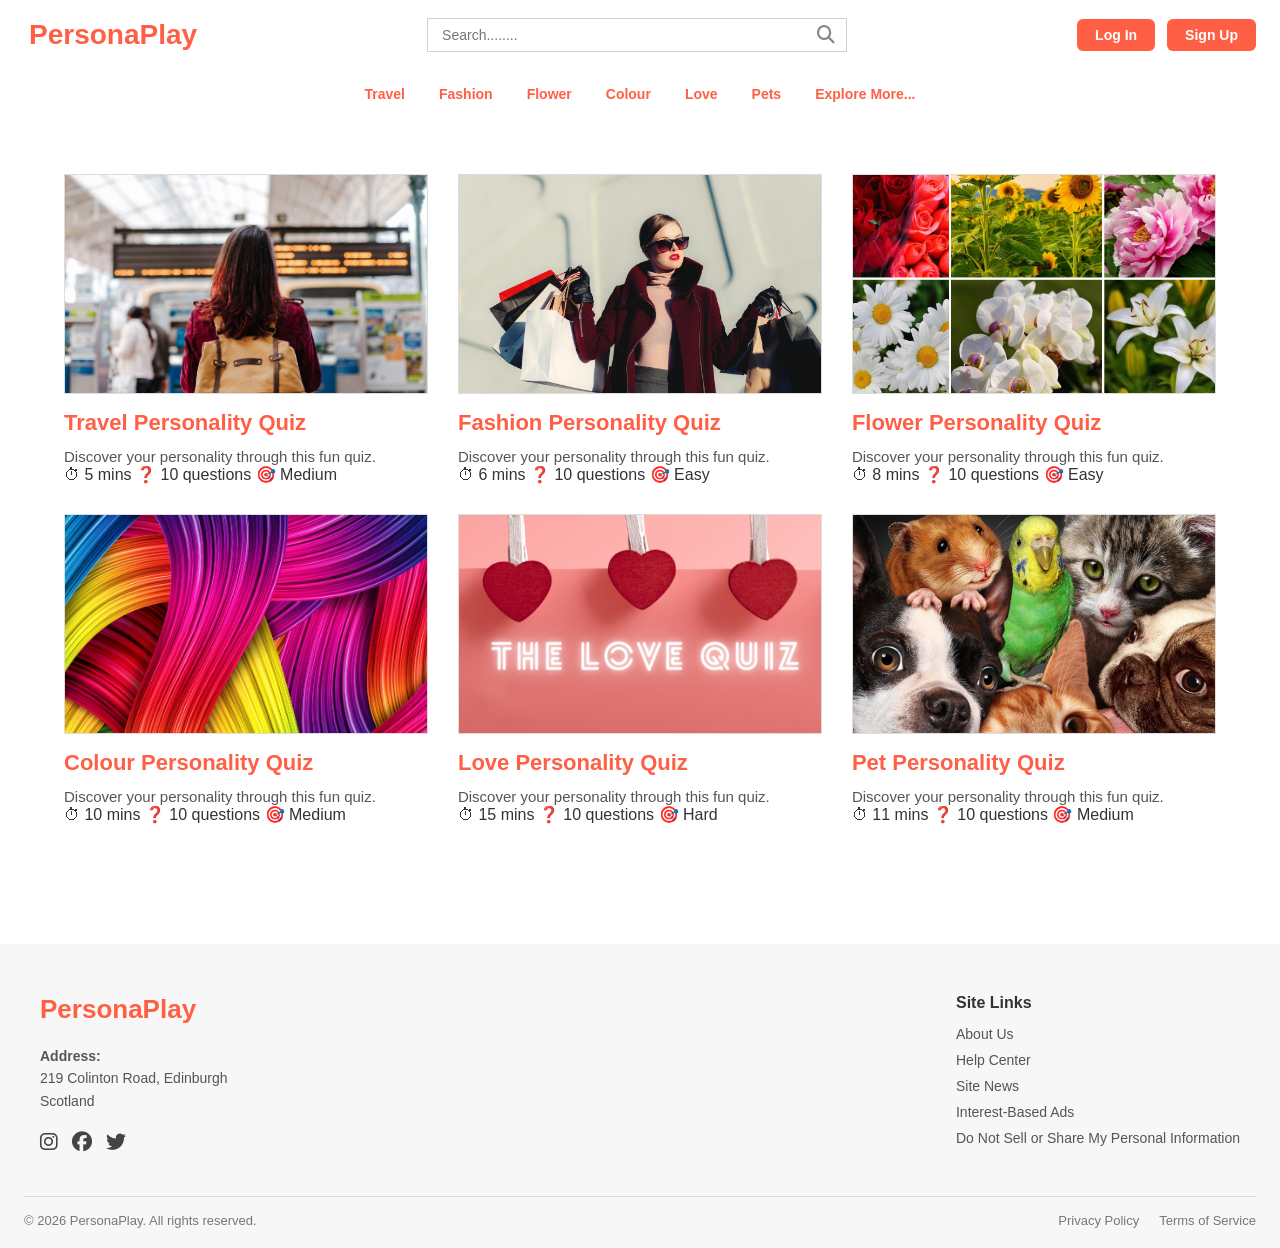
<file: index.html>
<!DOCTYPE html>
<html lang="en">
<head>
  <meta charset="UTF-8" />
  <meta name="viewport" content="width=device-width, initial-scale=1.0" />
  <title>Home Page</title>
  <link rel="stylesheet" href="css/style.css" />
  <link rel="stylesheet" href="https://cdnjs.cloudflare.com/ajax/libs/font-awesome/6.5.0/css/all.min.css">
  <script src="JS/quiz_list.js"></script>
  <script src="JS/script.js" defer></script>
  <script src="JS/navbar.js"></script>
</head>
<body>

  <header class="header">
    <div class="topbar">
      <a href="index.html" class="logo">PersonaPlay</a>

      <div class="search-box">
        <input type="text" id="searchInput" placeholder="Search........" />
        <button type="submit">
        <i class="fa fa-search"></i>
        </button>
      </div>

      <div class="auth-buttons" id="authButtons">
      </div>
    </div>

    <nav class="navbar">
      <a href="instruction.html?quiz=travel">Travel</a>
      <a href="instruction.html?quiz=fashion">Fashion</a>
      <a href="instruction.html?quiz=flower">Flower</a>
      <a href="instruction.html?quiz=colour">Colour</a>
      <a href="instruction.html?quiz=love">Love</a>
      <a href="instruction.html?quiz=pets">Pets</a>
      <a href="#">Explore More...</a>
    </nav>
  </header>

  <main class="games-section">
    <div class="games-grid" id="gamesGrid"></div>
  </main>

  <footer class="footer">
    <div class="footer-container">
      <div class="footer-left">
        <h2 class="footer-logo">PersonaPlay</h2>

        <p class="address">
          <strong>Address:</strong><br>
          219 Colinton Road, Edinburgh<br>
          Scotland
        </p>

        <div class="social-icons">
          <i class="fab fa-instagram"></i>
          <i class="fab fa-facebook"></i>
          <i class="fab fa-twitter"></i>
        </div>
      </div>

      <div class="footer-links">
        <div class="footer-column">
          <h4>Site Links</h4>
          <a href="#">About Us</a>
          <a href="#">Help Center</a>
          <a href="#">Site News</a>
          <a href="#">Interest-Based Ads</a>
          <a href="#">Do Not Sell or Share My Personal Information</a>
        </div>
      </div>
    </div>

    <div class="footer-bottom">
      <p>© 2026 PersonaPlay. All rights reserved.</p>
      <div class="footer-bottom-links">
        <a href="#">Privacy Policy</a>
        <a href="#">Terms of Service</a>
      </div>
    </div>
  </footer>

</body>
</html>
</file>
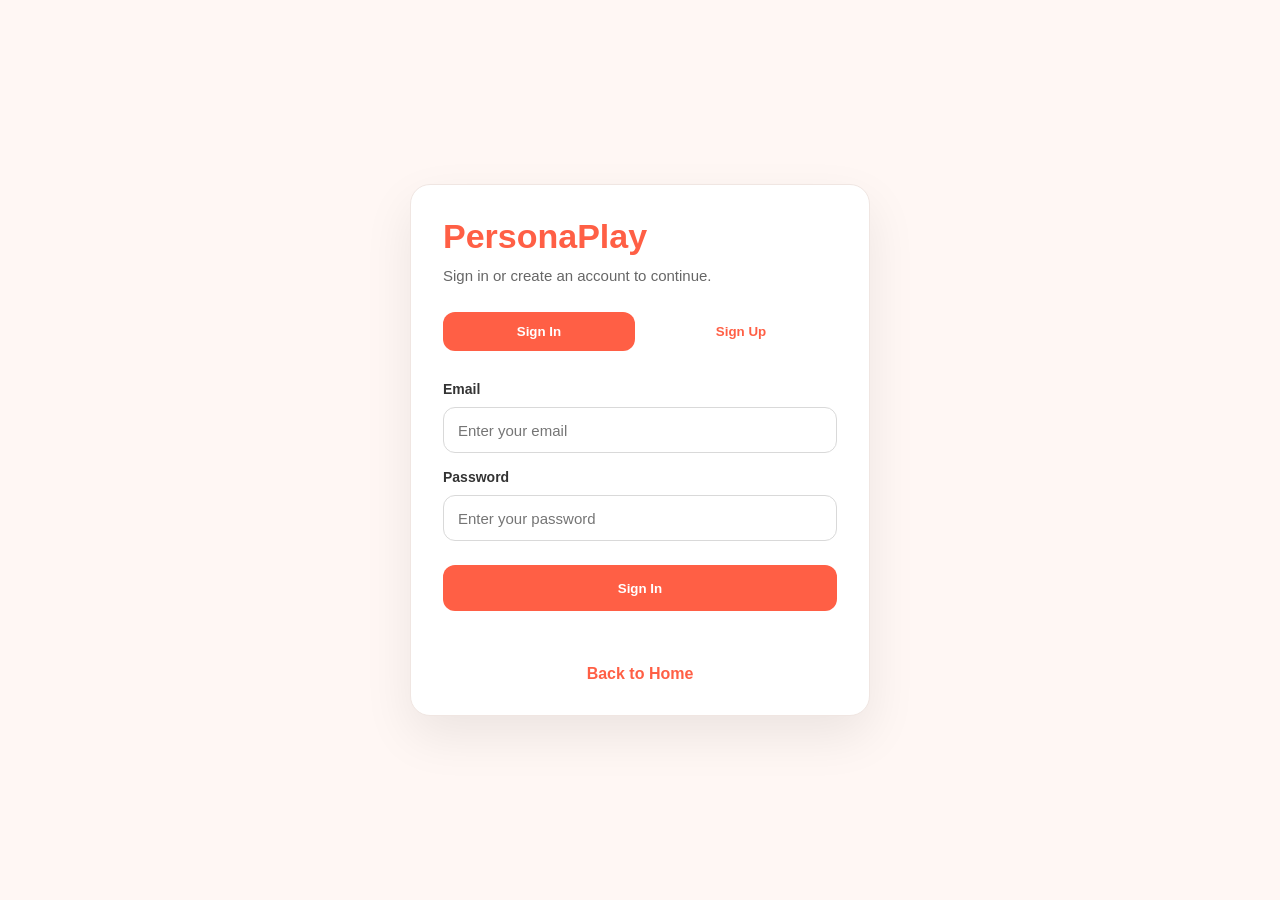
<file: auth.html>
<!DOCTYPE html>
<html lang="en">
<head>
  <meta charset="UTF-8" />
  <meta name="viewport" content="width=device-width, initial-scale=1.0" />
  <title>Sign In / Sign Up</title>
  <link rel="stylesheet" href="css/style.css" />
  <link rel="stylesheet" href="css/auth.css" />
  <script src="JS/auth.js" defer></script>
</head>
<body class="auth-page">

  <main class="auth-shell">
    <section class="auth-card">
      <div class="auth-brand">
        <h1>PersonaPlay</h1>
        <p>Sign in or create an account to continue.</p>
      </div>

      <div class="auth-tabs">
        <button id="signinTab" class="auth-tab active" type="button">Sign In</button>
        <button id="signupTab" class="auth-tab" type="button">Sign Up</button>
      </div>

      <form id="signinForm" class="auth-form">
        <label>Email</label>
        <input type="email" id="signinEmail" placeholder="Enter your email" required />

        <label>Password</label>
        <input type="password" id="signinPassword" placeholder="Enter your password" required />

        <button type="submit" class="auth-button">Sign In</button>
        <p class="auth-message" id="signinMessage"></p>
      </form>

      <form id="signupForm" class="auth-form hidden">
        <label>Name</label>
        <input type="text" id="signupName" placeholder="Enter your name" required />

        <label>Email</label>
        <input type="email" id="signupEmail" placeholder="Enter your email" required />

        <label>Password</label>
        <input type="password" id="signupPassword" placeholder="Create a password" required />

        <button type="submit" class="auth-button">Sign Up</button>
        <p class="auth-message" id="signupMessage"></p>
      </form>

      <div class="auth-footer">
        <a href="index.html">Back to Home</a>
      </div>
    </section>
  </main>

</body>
</html>
</file>
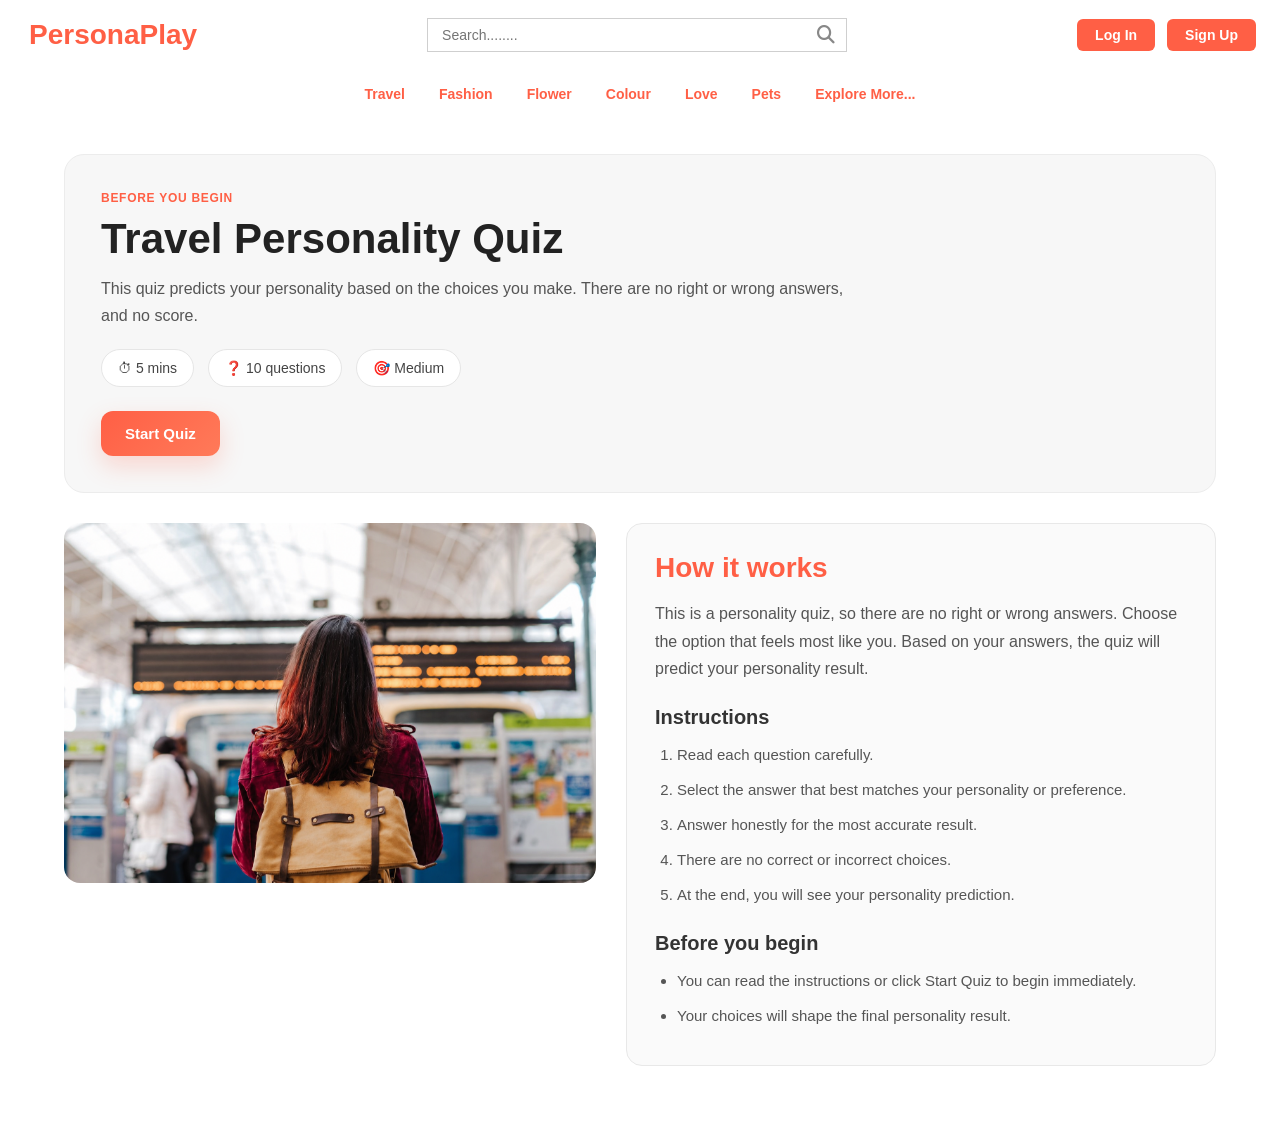
<file: instruction.html>
<!DOCTYPE html>
<html lang="en">
<head>
  <meta charset="UTF-8" />
  <meta name="viewport" content="width=device-width, initial-scale=1.0" />
  <title>Instructions</title>
  <link rel="stylesheet" href="css/style.css" />
  <link rel="stylesheet" href="https://cdnjs.cloudflare.com/ajax/libs/font-awesome/6.5.0/css/all.min.css">
  <script src="JS/quiz_list.js"></script>
  <script src="JS/instruction.js" defer></script>
  <script src="JS/navbar.js"></script>
</head>
<body>

  <header class="instruction-header">
    <div class="topbar">
      <a href="index.html" class="logo">PersonaPlay</a>

      <div class="search-box">
        <input type="text" id="searchInput" placeholder="Search........" />
        <button type="submit">
        <i class="fa fa-search"></i>
        </button>
      </div>

      <div class="auth-buttons" id="authButtons">
      </div>
    </div>

    <nav class="navbar">
      <a href="instruction.html?quiz=travel">Travel</a>
      <a href="instruction.html?quiz=fashion">Fashion</a>
      <a href="instruction.html?quiz=flower">Flower</a>
      <a href="instruction.html?quiz=colour">Colour</a>
      <a href="instruction.html?quiz=love">Love</a>
      <a href="instruction.html?quiz=pets">Pets</a>
      <a href="#">Explore More...</a>
    </nav>
  </header>

  <main class="instruction-page">
    <section class="instruction-hero">
      <div class="hero-content">
        <p class="hero-kicker">Before you begin</p>
        <h1 class="hero-title" id="gameTitle">Personality Quiz</h1>
        <p class="hero-subtitle" id="gameDescription">
          This quiz predicts your personality based on the choices you make.
          There are no right or wrong answers, and no score.
        </p>

        <div class="hero-meta">
          <div class="meta-item" id="gameTime">⏱ 5 mins</div>
          <div class="meta-item" id="gameQuestions">❓ 10 questions</div>
          <div class="meta-item" id="gameDifficulty">🎯 Medium</div>
        </div>

        <a href="quiz.html" id="startQuizMain" class="hero-button-main">Start Quiz</a>
      </div>
    </section>

    <section class="instruction-layout">
      <div class="instruction-image-box">
        <img id="gameImage" src="" alt="Game preview" class="instruction-image" />
      </div>

      <div class="instruction-card">
        <h2>How it works</h2>

        <p class="instruction-copy">
          This is a personality quiz, so there are no right or wrong answers.
          Choose the option that feels most like you. Based on your answers,
          the quiz will predict your personality result.
        </p>

        <h3>Instructions</h3>
        <ol class="instruction-list">
          <li>Read each question carefully.</li>
          <li>Select the answer that best matches your personality or preference.</li>
          <li>Answer honestly for the most accurate result.</li>
          <li>There are no correct or incorrect choices.</li>
          <li>At the end, you will see your personality prediction.</li>
        </ol>

        <h3>Before you begin</h3>
        <ul class="instruction-list">
          <li>You can read the instructions or click Start Quiz to begin immediately.</li>
          <li>Your choices will shape the final personality result.</li>
        </ul>
      </div>
    </section>
  </main>

</body>
</html>
</file>
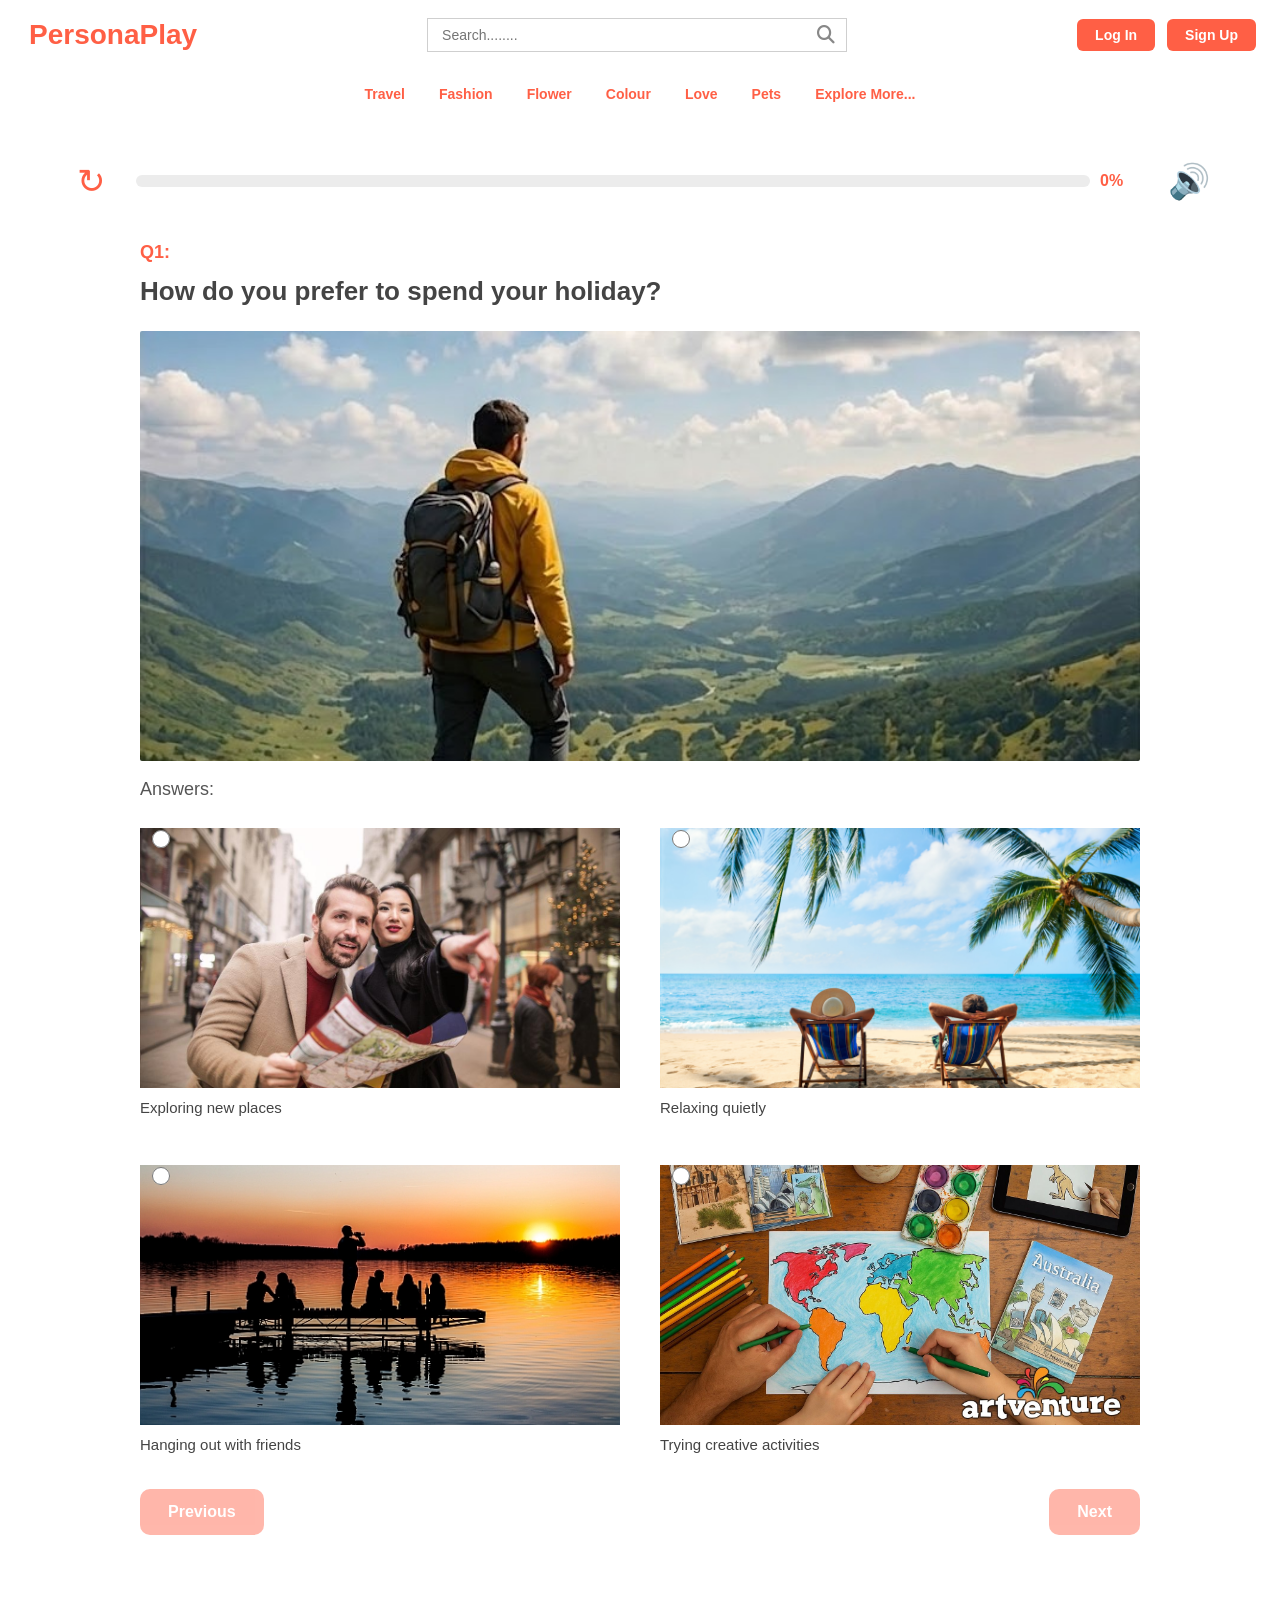
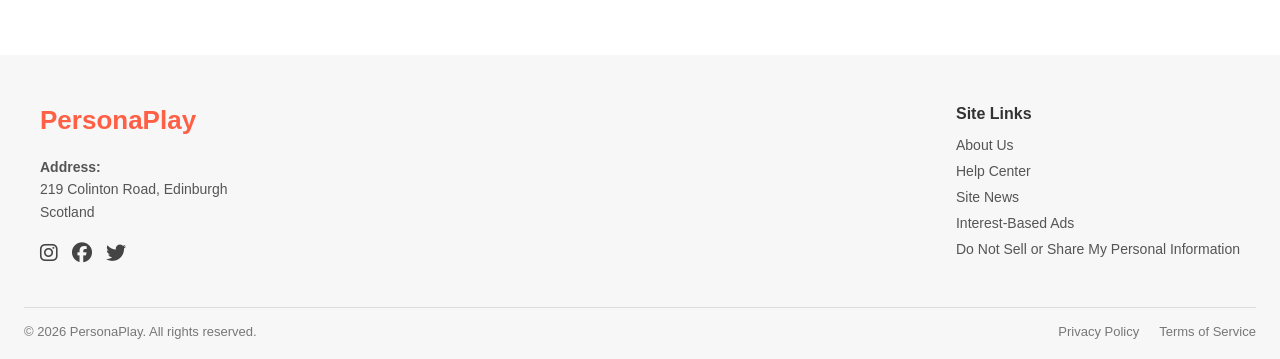
<file: quiz.html>
<!DOCTYPE html>
<html lang="en">
<head>
  <meta charset="UTF-8" />
  <meta name="viewport" content="width=device-width, initial-scale=1.0" />
  <title>Quiz</title>
  <link rel="stylesheet" href="css/style.css" />
  <link rel="stylesheet" href="https://cdnjs.cloudflare.com/ajax/libs/font-awesome/6.5.0/css/all.min.css">
  <script src="JS/quiz_list.js" defer></script>
  <script src="JS/quiz.js" defer></script>
  <script src="JS/navbar.js"></script>
</head>
<body>

  <header class="header">
    <div class="topbar">
      <a href="index.html" class="logo">PersonaPlay</a>

      <div class="search-box">
        <input type="text" id="searchInput" placeholder="Search........" />
        <button type="submit" aria-label="Search">
          <i class="fa fa-search"></i>
        </button>
      </div>

      <div class="auth-buttons" id="authButtons">
      </div>
    </div>

    <nav class="navbar">
      <a href="instruction.html?quiz=travel">Travel</a>
      <a href="instruction.html?quiz=fashion">Fashion</a>
      <a href="instruction.html?quiz=flower">Flower</a>
      <a href="instruction.html?quiz=colour">Colour</a>
      <a href="instruction.html?quiz=love">Love</a>
      <a href="instruction.html?quiz=pets">Pets</a>
      <a href="#">Explore More...</a>
    </nav>
  </header>

  <main class="quiz-page">
    <section class="quiz-toolbar">
      <button id="resetBtn" class="icon-btn" aria-label="Reset quiz" title="Reset quiz">
        &#8635;
      </button>

      <div class="quiz-progress-wrap">
        <div class="quiz-progress-bar">
          <div id="progressFill" class="quiz-progress-fill"></div>
        </div>
        <span id="progressPercent" class="quiz-progress-percent">0%</span>
      </div>

      <button id="soundBtn" class="icon-btn" aria-label="Toggle sound" title="Toggle sound">
        <span id="soundIcon">&#128266;</span>
      </button>
    </section>

    <section id="quizCard" class="quiz-card">
      <p id="questionLabel" class="question-label">Q1:</p>
      <h2 id="questionText" class="question-text">Question text</h2>

      <img id="questionImage" class="question-image" src="" alt="Question image" />

      <div class="answers-label">Answers:</div>
      <div id="answersGrid" class="answer-grid"></div>

      <div class="quiz-actions">
        <button id="prevBtn" class="next-button" disabled>Previous</button>
        <button id="nextBtn" class="next-button" disabled>Next</button>
      </div>
    </section>
  </main>

  <footer class="footer">
    <div class="footer-container">
      <div class="footer-left">
        <h2 class="footer-logo">PersonaPlay</h2>

        <p class="address">
          <strong>Address:</strong><br>
          219 Colinton Road, Edinburgh<br>
          Scotland
        </p>

        <div class="social-icons">
          <i class="fab fa-instagram"></i>
          <i class="fab fa-facebook"></i>
          <i class="fab fa-twitter"></i>
        </div>
      </div>

      <div class="footer-links">
        <div class="footer-column">
          <h4>Site Links</h4>
          <a href="#">About Us</a>
          <a href="#">Help Center</a>
          <a href="#">Site News</a>
          <a href="#">Interest-Based Ads</a>
          <a href="#">Do Not Sell or Share My Personal Information</a>
        </div>
      </div>
    </div>

    <div class="footer-bottom">
      <p>© 2026 PersonaPlay. All rights reserved.</p>
      <div class="footer-bottom-links">
        <a href="#">Privacy Policy</a>
        <a href="#">Terms of Service</a>
      </div>
    </div>
  </footer>

</body>
</html>
</file>
<file: css/style.css>
* {
  margin: 0;
  padding: 0;
  box-sizing: border-box;
}

body {
  font-family: Arial, Helvetica, sans-serif;
  background: #ffffff;
  color: #333;
}

/* Header / Navigation */
.header,
.instruction-header {
  width: 100%;
  padding: 18px 24px 0;
}

.topbar {
  display: flex;
  align-items: center;
  justify-content: space-between;
  gap: 20px;
}

.menu-icon {
  font-size: 34px;
  color: #444;
  cursor: pointer;
  width: 50px;
}

.logo {
  text-decoration: none;
  font-size: 28px;
  font-weight: 700;
  color: #ff5f45;
  margin-left: 5px;
}

.logo:hover {
  opacity: 0.8;
}

.search-box {
  flex: 1;
  display: flex;
  justify-content: center;
  align-items: center;
  max-width: 420px;
  margin: 0 auto;
  position: relative;
}

.search-box input {
  width: 100%;
  height: 34px;
  padding: 0 42px 0 14px;
  border: 1px solid #cfcfcf;
  outline: none;
  font-size: 14px;
  color: #444;
}

.search-box button {
  position: absolute;
  right: 2px;
  top: 50%;
  transform: translateY(-50%);
  border: none;
  background: transparent;
  color: #888;
  font-size: 18px;
  cursor: pointer;
  padding: 4px 10px;
}

.auth-buttons {
  display: flex;
  gap: 12px;
}

button {
  border: none !important;
  outline: none;
  background: none;
}

.btn {
  text-decoration: none;
  padding: 8px 18px;
  border-radius: 6px;
  font-weight: 600;
  font-size: 14px;
  display: inline-block;
  transition: 0.3s ease;
  border: none;
  cursor: pointer;
}

.user-name {
  font-weight: 600;
  color: #333;
  margin-right: 10px;
}

.logout {
  background: #ff5f45;
  color: #fff;
}
.logout:hover {
  background: #e14d36;
}

.login,
.signup {
  background: #ff5f45;
  color: #fff;
}

.btn:hover {
  opacity: 0.9;
}

.navbar {
  display: flex;
  justify-content: center;
  align-items: center;
  gap: 34px;
  margin-top: 34px;
  padding-bottom: 12px;
  flex-wrap: wrap;
}

.navbar a {
  text-decoration: none;
  color: #ff5f45;
  font-size: 14px;
  font-weight: 600;
}

.navbar a:hover {
  text-decoration: underline;
}

@media (max-width: 900px) {
  .topbar {
    flex-wrap: wrap;
    justify-content: center;
  }

  .menu-icon {
    order: 1;
  }

  .logo {
    order: 2;
  }

  .search-box {
    order: 3;
    width: 100%;
    max-width: 520px;
  }

  .auth-buttons {
    order: 4;
  }
}

@media (max-width: 600px) {
  .header,
  .instruction-header {
    padding: 14px 14px 0;
  }

  .navbar {
    gap: 18px;
    margin-top: 24px;
  }

  .auth-buttons {
    width: 100%;
    justify-content: center;
  }

  .btn {
    padding: 8px 14px;
  }
}

/* Home page */
.games-section {
  padding: 60px 24px;
  max-width: 1200px;
  margin: 0 auto;
}

.games-grid {
  display: flex;
  flex-wrap: wrap;
  gap: 30px;
}

.game-card {
  width: calc(33.33% - 20px);
  display: flex;
  flex-direction: column;
}

.game-card img {
  width: 100%;
  height: 220px;
  object-fit: cover;
  background: #e5e5e5;
  border: 1px solid #ddd;
  display: block;
}

.game-card h3 {
  margin-top: 16px;
  font-size: 22px;
  font-weight: 700;
  color: #ff5f45;
}

.game-card p {
  margin-top: 12px;
  font-size: 15px;
  color: #555;
}

.game-image {
  cursor: pointer;
  transition: transform 0.2s ease;
}

.game-image:hover {
  transform: scale(1.03);
}

@media (max-width: 900px) {
  .game-card {
    width: calc(50% - 15px);
  }
}

@media (max-width: 600px) {
  .game-card {
    width: 100%;
  }
}

/* Footer */
.footer {
  background: #f7f7f7;
  padding: 50px 24px 20px;
  margin-top: 60px;
}

.footer-container {
  max-width: 1200px;
  margin: 0 auto;
  display: flex;
  justify-content: space-between;
  gap: 40px;
  flex-wrap: wrap;
}

.footer-left {
  max-width: 300px;
}

.footer-logo {
  color: #ff5f45;
  font-size: 26px;
  margin-bottom: 20px;
}

.address {
  font-size: 14px;
  color: #555;
  line-height: 1.6;
}

.social-icons {
  margin-top: 20px;
  display: flex;
  gap: 14px;
  font-size: 20px;
  color: #444;
  cursor: pointer;
}

.footer-links {
  display: flex;
  gap: 60px;
  flex-wrap: wrap;
}

.footer-column h4 {
  margin-bottom: 14px;
  font-size: 16px;
  color: #333;
}

.footer-column a {
  display: block;
  text-decoration: none;
  color: #555;
  font-size: 14px;
  margin-bottom: 10px;
}

.footer-column a:hover {
  color: #ff5f45;
}

.footer-bottom {
  border-top: 1px solid #ddd;
  margin-top: 40px;
  padding-top: 16px;
  display: flex;
  justify-content: space-between;
  flex-wrap: wrap;
  font-size: 13px;
  color: #777;
  width: 100%;
}

.footer-bottom-links {
  display: flex;
  gap: 20px;
}

.footer-bottom-links a {
  text-decoration: none;
  color: #777;
}

.footer-bottom-links a:hover {
  color: #ff5f45;
}

@media (max-width: 768px) {
  .footer-container {
    flex-direction: column;
  }

  .footer-links {
    justify-content: space-between;
    gap: 30px;
  }

  .footer-bottom {
    flex-direction: column;
    gap: 10px;
    align-items: center;
    text-align: center;
  }
}

/* Instruction page */
.instruction-page {
  max-width: 1200px;
  margin: 0 auto;
  padding: 40px 24px 60px;
}

.instruction-hero {
  background: #f7f7f7;
  border: 1px solid #ececec;
  border-radius: 20px;
  padding: 36px;
  margin-bottom: 30px;
}

.hero-content {
  max-width: 760px;
}

.hero-kicker {
  color: #ff5f45;
  font-weight: 700;
  text-transform: uppercase;
  letter-spacing: 0.06em;
  font-size: 12px;
  margin-bottom: 10px;
}

.hero-title {
  font-size: 42px;
  color: #222;
  margin-bottom: 12px;
}

.hero-subtitle {
  font-size: 16px;
  color: #555;
  line-height: 1.7;
  margin-bottom: 20px;
}

.hero-meta {
  display: flex;
  gap: 14px;
  flex-wrap: wrap;
  margin-bottom: 24px;
}

.meta-item {
  background: #fff;
  border: 1px solid #e6e6e6;
  padding: 10px 16px;
  border-radius: 999px;
  font-size: 14px;
  color: #444;
}

.hero-button-main {
  text-decoration: none;
  background: linear-gradient(135deg, #ff5f45, #ff7a59);
  color: #fff;
  font-weight: 700;
  font-size: 15px;
  padding: 14px 24px;
  border-radius: 12px;
  box-shadow: 0 10px 24px rgba(255, 95, 69, 0.22);
  display: inline-block;
}

.hero-button-main:hover {
  opacity: 0.95;
}

.instruction-layout {
  display: flex;
  gap: 30px;
  align-items: flex-start;
}

.instruction-image-box,
.instruction-card {
  flex: 1;
}

.instruction-image {
  width: 100%;
  height: 360px;
  object-fit: cover;
  border-radius: 16px;
  display: block;
}

.instruction-card {
  background: #fafafa;
  border: 1px solid #e8e8e8;
  border-radius: 16px;
  padding: 28px;
}

.instruction-card h2 {
  font-size: 28px;
  margin-bottom: 16px;
  color: #ff5f45;
}

.instruction-copy {
  font-size: 16px;
  line-height: 1.7;
  color: #555;
  margin-bottom: 20px;
}

.instruction-card h3 {
  font-size: 20px;
  margin: 24px 0 12px;
  color: #333;
}

.instruction-list {
  padding-left: 22px;
  line-height: 1.8;
  color: #555;
  font-size: 15px;
}

.instruction-list li {
  margin-bottom: 8px;
}

@media (max-width: 900px) {
  .instruction-layout {
    flex-direction: column;
  }
}

@media (max-width: 600px) {
  .instruction-page {
    padding: 24px 14px 40px;
  }

  .instruction-hero {
    padding: 24px;
  }

  .hero-title {
    font-size: 30px;
  }

  .instruction-image {
    height: 240px;
  }
}

/* Quiz page */
.quiz-page {
  max-width: 1200px;
  margin: 0 auto;
  padding: 40px 24px 60px;
}

.quiz-toolbar {
  display: flex;
  align-items: center;
  gap: 18px;
  margin-bottom: 34px;
}

.icon-btn {
  width: 54px;
  height: 54px;
  border: none;
  background: transparent;
  color: #ff5f45;
  font-size: 34px;
  cursor: pointer;
  display: flex;
  align-items: center;
  justify-content: center;
}

.quiz-progress-wrap {
  flex: 1;
  display: flex;
  align-items: center;
  gap: 10px;
}

.quiz-progress-bar {
  flex: 1;
  height: 12px;
  background: #ececec;
  border-radius: 999px;
  overflow: hidden;
}

.quiz-progress-fill {
  width: 0%;
  height: 100%;
  background: #ff5f45;
  transition: width 0.3s ease;
}

.quiz-progress-percent {
  min-width: 44px;
  color: #ff5f45;
  font-size: 16px;
  font-weight: 600;
}

.quiz-card,
.result-card {
  max-width: 1000px;
  margin: 0 auto;
}

.question-label {
  color: #ff5f45;
  font-size: 18px;
  font-weight: 700;
  margin-bottom: 10px;
}

.question-text {
  font-size: 26px;
  line-height: 1.4;
  color: #444;
  margin-bottom: 22px;
}

.question-image {
  width: 100%;
  height: 430px;
  object-fit: cover;
  background: #ddd;
  display: block;
  margin-bottom: 18px;
  border-radius: 2px;
}

.answers-label {
  font-size: 18px;
  color: #555;
  margin-bottom: 18px;
}

.answer-grid {
  display: grid;
  grid-template-columns: repeat(2, minmax(0, 1fr));
  gap: 36px 40px;
}

.answer-card {
  border: none;
  background: transparent;
  text-align: left;
  cursor: pointer;
  padding: 0;
  position: relative;
}

.answer-card img {
  width: 100%;
  height: 260px;
  object-fit: cover;
  background: #ddd;
  display: block;
  margin-top: 10px;
}

.answer-card p {
  margin-top: 10px;
  font-size: 15px;
  line-height: 1.35;
  color: #444;
}

.answer-card.selected img {
  outline: 3px solid #ff5f45;
  outline-offset: -3px;
}

.answer-radio {
  position: absolute;
  top: 12px;
  left: 12px;
  width: 18px;
  height: 18px;
  accent-color: #ff5f45;
  cursor: pointer;
}

.answer-radio:checked + img {
  outline: 3px solid #ff5f45;
  outline-offset: -3px;
}

.answer-card:hover img {
  transform: scale(1.02);
  transition: 0.2s ease;
}

.quiz-actions {
  display: flex;
  width: 100%;
  margin-top: 34px;
  align-items: center;
}

#nextBtn {
  margin-left: auto;
}

.next-button {
  background: #ff5f45;
  color: #fff;
  border: none;
  padding: 14px 28px;
  border-radius: 10px;
  font-weight: 700;
  font-size: 16px;
  cursor: pointer;
  margin-top: 0;
}

.next-button:disabled {
  opacity: 0.45;
  cursor: not-allowed;
}

.result-card {
  text-align: center;
  padding: 40px 20px;
}

.result-title {
  font-size: 34px;
  color: #ff5f45;
  margin-bottom: 16px;
}

.result-text {
  font-size: 18px;
  line-height: 1.7;
  color: #555;
  max-width: 700px;
  margin: 0 auto 24px;
}

.hidden {
  display: none;
}

@media (max-width: 900px) {
  .answer-grid {
    grid-template-columns: 1fr;
  }

  .question-image {
    height: 300px;
  }

  .quiz-toolbar {
    flex-wrap: wrap;
  }
}

@media (max-width: 600px) {
  .quiz-page {
    padding: 24px 14px 40px;
  }

  .question-text {
    font-size: 22px;
  }

  .question-image {
    height: 240px;
  }

  .answer-card img {
    height: 220px;
  }

  .quiz-actions {
    flex-direction: column;
    gap: 12px;
  }

  #nextBtn {
    margin-left: 0;
  }

  .quiz-actions button {
    width: 100%;
  }
}

/* Result page */
.result-page {
  max-width: 1100px;
  margin: 0 auto;
  padding: 40px 24px 60px;
}

.result-hero {
  background: #f7f7f7;
  border: 1px solid #ececec;
  border-radius: 20px;
  padding: 36px;
  text-align: center;
}

.result-image-wrap {
  margin: 28px auto 0;
  max-width: 760px;
}

.result-image {
  width: 100%;
  height: 420px;
  object-fit: cover;
  border-radius: 18px;
  display: block;
}

.result-actions {
  display: flex;
  justify-content: center;
  gap: 16px;
  flex-wrap: wrap;
  margin-top: 28px;
}

.result-home-link {
  text-decoration: none;
  display: inline-flex;
  align-items: center;
  justify-content: center;
}

@media (max-width: 600px) {
  .result-page {
    padding: 24px 14px 40px;
  }

  .result-hero {
    padding: 24px;
  }

  .result-image {
    height: 260px;
  }
}
</file>
<file: css/auth.css>
.auth-page {
  min-height: 100vh;
  display: flex;
  align-items: center;
  justify-content: center;
  background: #fff7f4;
  font-family: Arial, Helvetica, sans-serif;
  padding: 24px;
}

.auth-shell {
  width: 100%;
  max-width: 460px;
}

.auth-card {
  background: #ffffff;
  border: 1px solid #f0e6e2;
  border-radius: 20px;
  box-shadow: 0 20px 50px rgba(0, 0, 0, 0.08);
  padding: 32px;
}

.auth-brand h1 {
  color: #ff5f45;
  font-size: 34px;
  margin-bottom: 8px;
}

.auth-brand p {
  color: #666;
  font-size: 15px;
  line-height: 1.6;
}

.auth-tabs {
  display: flex;
  gap: 10px;
  margin: 24px 0;
}

.auth-tab {
  flex: 1;
  border: 1px solid #ffd1c7;
  background: #fff;
  color: #ff5f45;
  padding: 12px 14px;
  border-radius: 12px;
  font-weight: 700;
  cursor: pointer;
}

.auth-tab.active {
  background: #ff5f45;
  color: #fff;
  border-color: #ff5f45;
}

.auth-form {
  display: flex;
  flex-direction: column;
  gap: 10px;
}

.auth-form label {
  font-size: 14px;
  font-weight: 700;
  color: #333;
  margin-top: 6px;
}

.auth-form input {
  width: 100%;
  height: 46px;
  border: 1px solid #d9d9d9;
  border-radius: 12px;
  padding: 0 14px;
  font-size: 15px;
  outline: none;
}

.auth-form input:focus {
  border-color: #ff5f45;
}

.auth-button {
  margin-top: 14px;
  height: 46px;
  border: none;
  border-radius: 12px;
  background: #ff5f45;
  color: #fff;
  font-weight: 700;
  cursor: pointer;
}

.auth-message {
  min-height: 20px;
  font-size: 14px;
  margin-top: 6px;
  color: #444;
}

.auth-message.error {
  color: #d92d20;
}

.auth-message.success {
  color: #12805c;
}

.auth-footer {
  margin-top: 18px;
  text-align: center;
}

.auth-footer a {
  color: #ff5f45;
  text-decoration: none;
  font-weight: 700;
}

.hidden {
  display: none;
}
</file>
